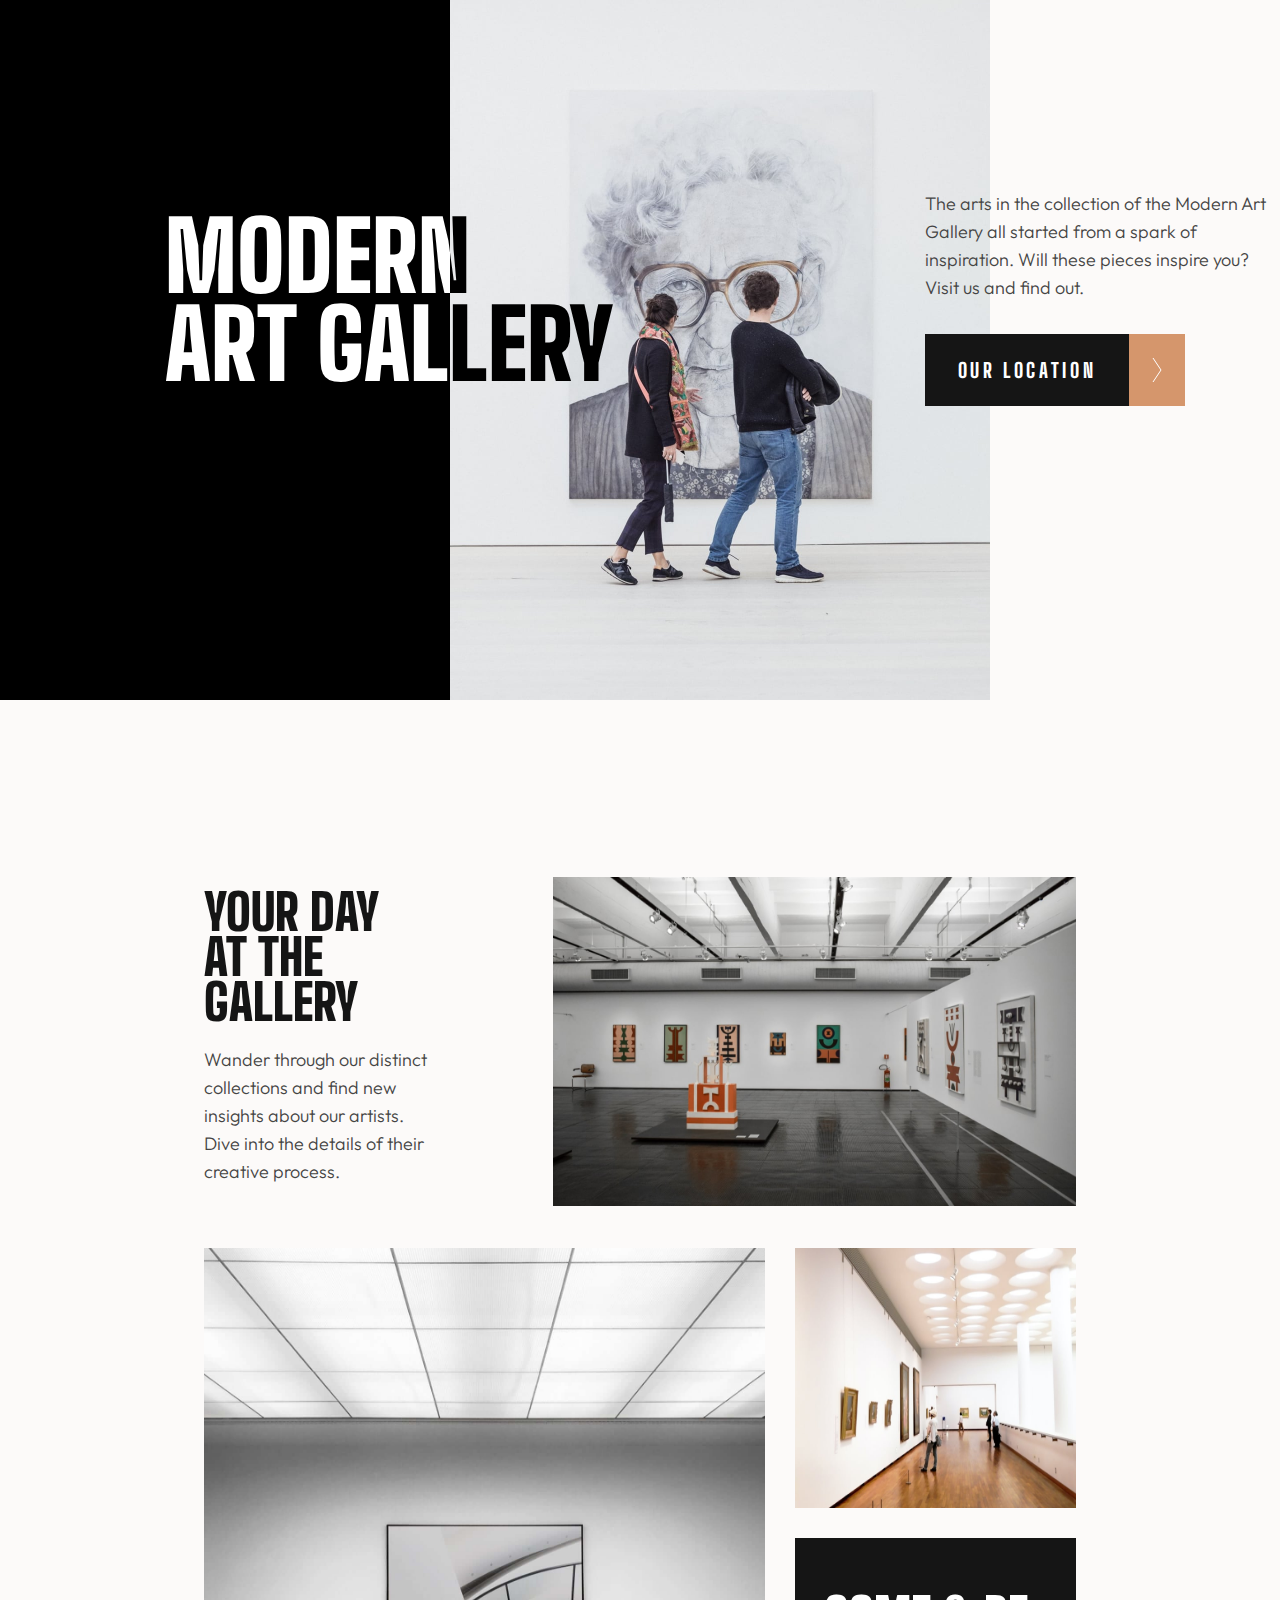
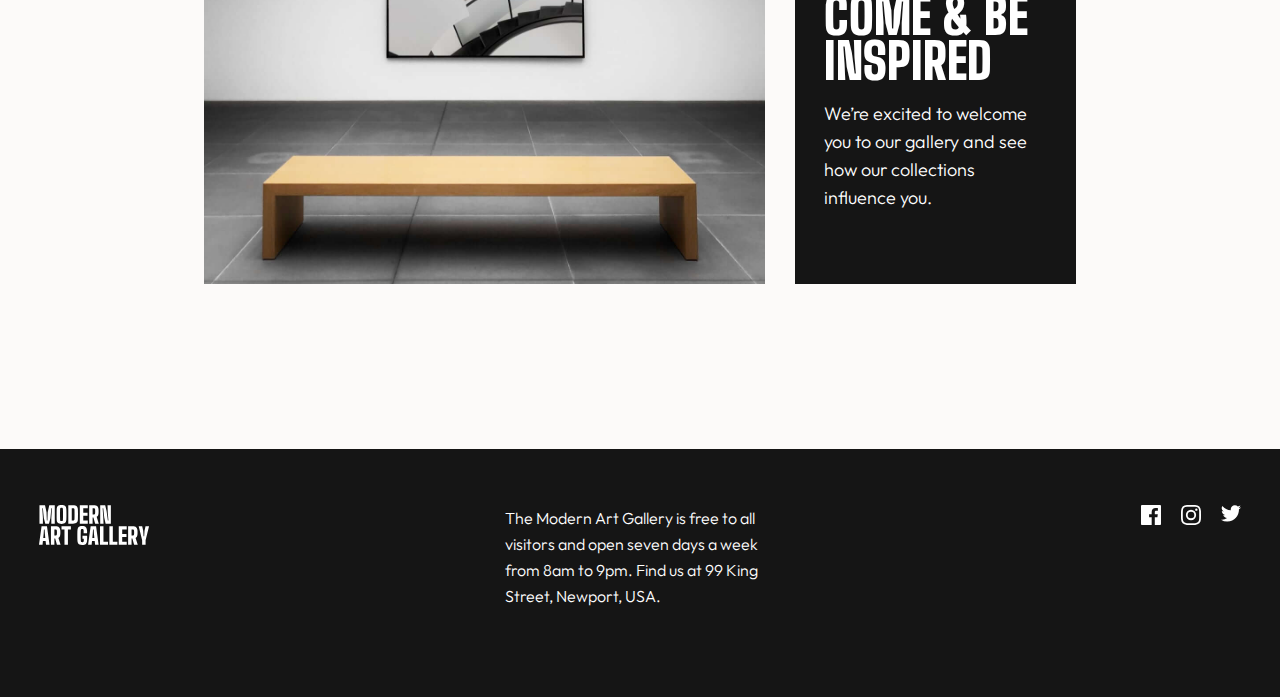
<file: index.html>
<!DOCTYPE html>
<html lang="en">
<head>
    <meta charset="UTF-8">
    <meta http-equiv="X-UA-Compatible" content="IE=edge">
    <meta name="viewport" content="width=device-width, initial-scale=1.0">
    <title>art-gallery-website</title>
    <link rel="stylesheet" href="./reset.css">
    <link rel="stylesheet" href="./styles.css">
    <link rel="preconnect" href="https://fonts.googleapis.com">
    <link rel="preconnect" href="https://fonts.gstatic.com" crossorigin>
    <link href="https://fonts.googleapis.com/css2?family=Big+Shoulders+Display:wght@100;200;300;400;500;600;700;800;900&family=Outfit:wght@100;200;300;400;500;600;700;800;900&display=swap" rel="stylesheet">
</head>
<body>
    <header>
        <div class="header">
            <div class="background">

            </div>
            <div class="text">
                modern <br> art gallery
            </div>
        </div>
        <div class="header2">
            <p class="description">
                The arts in the collection of the Modern 
                Art Gallery all started from a spark of 
                inspiration. Will these pieces inspire you? 
                Visit us and find out. 
            </p>
            <a href="./location.html">
                <div class="location">
                    <h2>our location</h2>
                    <div class="arrow-div">
                        <svg width="10" height="24" xmlns="http://www.w3.org/2000/svg"><path stroke="#FFF" fill="none" d="m1 0 8 12-8 12"/></svg>
                    </div>
                </div>
            </a>
        </div>
    </header>
    <main>
        <div class="main-div">
            <img class="grid1-mobile" src="./art-gallery-website/art-gallery-website/starter-code/assets/mobile/image-grid-1@2x.jpg" alt="image-grid">
            <img class="grid1-tablet" src="./art-gallery-website/art-gallery-website/starter-code/assets/tablet/image-grid-1@2x.jpg" alt="">
            <img class="grid1-desktop" src="art-gallery-website/art-gallery-website/starter-code/assets/desktop/image-grid-1@2x.jpg" alt="">
            <div class="main-txt-div">
                <h1 class="main-txt">
                    Your Day at the Gallery
                </h1>
                <p>
                    Wander through our distinct collections 
                    and find new insights about our artists. 
                    Dive into the details of their creative process.
                </p>
            </div>
        </div>
        <div class="second-div">
            <img class="grid2-mobile" src="./art-gallery-website/art-gallery-website/starter-code/assets/mobile/image-grid-2@2x.jpg" alt="">
            <img class="grid2-tablet" src="./art-gallery-website/art-gallery-website/starter-code/assets/tablet/image-grid-2@2x.jpg" alt="">
            <img class="grid2-desktop" src="./art-gallery-website/art-gallery-website/starter-code/assets/desktop/image-grid-2@2x.jpg" alt="">
            <img class="grid3-mobile" src="./art-gallery-website/art-gallery-website/starter-code/assets/mobile/image-grid-3@2x.jpg" alt="">
            <img class="grid3-tablet" src="./art-gallery-website/art-gallery-website/starter-code/assets/tablet/image-grid-3@2x.jpg" alt="">
            <img class="grid3-desktop" src="./art-gallery-website/art-gallery-website/starter-code/assets/desktop/image-grid-3@2x.jpg" alt="">            
            <div class="last-div grid4">
                <h1>
                    come & be inspired  
                </h1>
                <p>
                    We’re excited to welcome you to our gallery  
                    and see how our collections influence you.
                </p>
            </div>
        </div>
    </main>
    <footer>
        <svg class="footer-svg" width="111" height="40" xmlns="http://www.w3.org/2000/svg"><path d="M3.916 18.656V12.99L3.27 3.27h.598l.99 9.95 1.406 5.436h3.708l1.428-5.435.968-9.95h.621l-.668 9.72v5.665h3.455V.23H10.25L8.706 7.21l-.276 8.406H7.83l-.3-8.407L6.012.23H.462v18.426h3.455Zm18.61.23c1.689 0 2.902-.356 3.64-1.07.736-.714 1.135-1.9 1.197-3.559.061-1.505.092-3.105.092-4.802 0-1.697-.03-3.313-.092-4.848-.062-1.643-.46-2.822-1.198-3.536C25.428.357 24.215 0 22.525 0c-1.688 0-2.913.357-3.673 1.071-.76.714-1.155 1.893-1.186 3.536a237.22 237.22 0 0 0-.046 4.825v.365c.002 1.576.018 3.063.046 4.46.03 1.659.426 2.845 1.186 3.559s1.985 1.07 3.674 1.07Zm0-2.81c-.906 0-1.374-.39-1.405-1.174-.03-.783-.054-1.643-.07-2.58a176.449 176.449 0 0 1 0-5.78c.016-.937.04-1.797.07-2.58.03-.768.499-1.152 1.405-1.152.89 0 1.351.384 1.382 1.152.03.783.057 1.643.08 2.58a117.65 117.65 0 0 1 0 5.78c-.023.937-.05 1.797-.08 2.58-.03.783-.491 1.175-1.382 1.175Zm11.447 2.58c1.735 0 2.987-.368 3.754-1.105.768-.737 1.167-1.95 1.198-3.64.03-1.074.05-2.091.058-3.051.007-.96.007-1.92 0-2.88-.008-.959-.027-1.968-.058-3.028-.03-1.689-.43-2.898-1.198-3.628C36.96.595 35.708.23 33.973.23h-4.675v18.426h4.675Zm0-3.04h-1.22V3.271h1.22c.967 0 1.467.422 1.497 1.266.092 3.256.092 6.519 0 9.79-.03.86-.53 1.29-1.497 1.29Zm14.81 3.04v-3.04H44.27v-4.814h4.284v-3.04h-4.284V3.271h4.514V.23h-7.97v18.425h7.97Zm4.837 0v-6.218h.783l1.75 6.218h3.663l-2.165-6.794a3.199 3.199 0 0 0 1.405-1.463c.307-.637.476-1.455.506-2.453.016-.43.027-.806.035-1.128.008-.323.008-.645 0-.968a96.42 96.42 0 0 0-.035-1.128c-.061-1.597-.472-2.745-1.232-3.444C57.57.58 56.33.23 54.61.23h-4.445v18.426h3.455Zm.99-9.259h-.99V3.271h.99c.952 0 1.451.422 1.497 1.266a28.055 28.055 0 0 1 0 3.594c-.046.844-.545 1.266-1.497 1.266Zm9.927 9.26-.299-7.072-.599-8.337h.645l.944 9.374 1.382 6.034h5.252V.23h-3.34l.276 7.9.645 7.486h-.598l-1.267-9.512L66.196.23h-4.998v18.426h3.34ZM3.547 39.77l.392-3.847H6.61l.392 3.847h3.547L7.992 21.344H2.557L0 39.77h3.547Zm2.74-6.887H4.262l.415-4.077.276-4.422h.645l.276 4.422.415 4.077Zm9.099 6.887v-6.22h.783l1.75 6.22h3.663l-2.165-6.795a3.199 3.199 0 0 0 1.404-1.463c.308-.637.477-1.454.507-2.452.016-.43.027-.807.035-1.13.007-.322.007-.644 0-.966-.008-.323-.02-.7-.035-1.13-.061-1.596-.472-2.744-1.232-3.442-.76-.7-2-1.048-3.72-1.048h-4.445V39.77h3.455Zm.99-9.26h-.99v-6.126h.99c.952 0 1.451.422 1.497 1.267a28.055 28.055 0 0 1 0 3.593c-.046.844-.545 1.267-1.497 1.267Zm12.553 9.26V24.384h2.948v-3.04h-9.374v3.04h2.971V39.77h3.455Zm14.326.23c1.643 0 2.841-.357 3.593-1.071.753-.714 1.167-1.9 1.244-3.559.03-.706.05-1.474.058-2.303.007-.829-.004-1.597-.035-2.303h-4.63v2.994h1.267a16.197 16.197 0 0 1 0 2.257c-.03.384-.176.676-.437.876-.261.2-.614.299-1.06.299-.89 0-1.359-.392-1.405-1.175a90.954 90.954 0 0 1-.126-3.535 107.71 107.71 0 0 1 0-3.858c.023-1.29.065-2.472.126-3.547.046-.768.515-1.152 1.405-1.152.845 0 1.29.384 1.336 1.152.03.43.046.96.046 1.59 0 .629-.015 1.158-.046 1.588h3.455c.03-.353.046-.775.046-1.266 0-.492-.015-.914-.046-1.267-.107-1.643-.53-2.822-1.267-3.536-.737-.714-1.911-1.07-3.524-1.07-1.136 0-2.053.157-2.752.471a3.032 3.032 0 0 0-1.543 1.532c-.33.706-.519 1.643-.565 2.81-.015.614-.03 1.328-.046 2.142a135.078 135.078 0 0 0 0 5.102c.016.821.031 1.555.046 2.2.046 1.105.23 1.996.553 2.671a3.01 3.01 0 0 0 1.532 1.486c.699.315 1.624.472 2.775.472Zm9.375-.23.391-3.847h2.672l.391 3.847h3.547l-2.556-18.426h-5.436L49.083 39.77h3.547Zm2.74-6.887h-2.026l.414-4.077.277-4.422h.644l.277 4.422.414 4.077Zm13.636 6.887v-3.04h-4.538V21.343h-3.455V39.77h7.993Zm9.374 0v-3.04h-4.537V21.343h-3.455V39.77h7.992Zm9.351 0v-3.04h-4.514v-4.814H87.5v-3.04h-4.284v-4.492h4.514v-3.04h-7.969V39.77h7.97Zm4.837 0v-6.22h.783l1.75 6.22h3.663l-2.165-6.795a3.199 3.199 0 0 0 1.405-1.463c.307-.637.476-1.454.507-2.452.015-.43.026-.807.034-1.13.008-.322.008-.644 0-.966a96.42 96.42 0 0 0-.034-1.13c-.062-1.596-.473-2.744-1.233-3.442-.76-.7-2-1.048-3.72-1.048h-4.445V39.77h3.455Zm.99-9.26h-.99v-6.126h.99c.953 0 1.452.422 1.498 1.267a28.055 28.055 0 0 1 0 3.593c-.046.844-.545 1.267-1.497 1.267Zm13.037 9.26v-4.4l.253-1.06 3.202-12.966h-3.524l-.99 4.468-.346 5.413h-.645l-.345-5.413-.99-4.468h-3.525l3.202 12.99.253 1.036v4.4h3.455Z" fill="#FFF"/></svg>
        <p>
            The Modern Art Gallery is free to all visitors 
            and open seven days a week from 8am to 9pm. Find 
            us at 99 King Street, Newport, USA.
        </p>
        <div class="icon-container">
            <svg id="facebook" width="20" height="20" xmlns="http://www.w3.org/2000/svg"><path d="M18.896 0H1.104C.494 0 0 .494 0 1.104v17.793C0 19.506.494 20 1.104 20h9.58v-7.745H8.076V9.237h2.606V7.01c0-2.583 1.578-3.99 3.883-3.99 1.104 0 2.052.082 2.329.119v2.7h-1.598c-1.254 0-1.496.597-1.496 1.47v1.928h2.989l-.39 3.018h-2.6V20h5.098c.608 0 1.102-.494 1.102-1.104V1.104C20 .494 19.506 0 18.896 0Z" fill="#FFF"/></svg>
            <svg id="instagram" width="20" height="20" xmlns="http://www.w3.org/2000/svg"><path d="M10 1.802c2.67 0 2.987.01 4.042.059 2.71.123 3.975 1.409 4.099 4.099.048 1.054.057 1.37.057 4.04 0 2.672-.01 2.988-.057 4.042-.124 2.687-1.387 3.975-4.1 4.099-1.054.048-1.37.058-4.041.058-2.67 0-2.987-.01-4.04-.058-2.718-.124-3.977-1.416-4.1-4.1-.048-1.054-.058-1.37-.058-4.041 0-2.67.01-2.986.058-4.04.124-2.69 1.387-3.977 4.1-4.1 1.054-.048 1.37-.058 4.04-.058ZM10 0C7.284 0 6.944.012 5.877.06 2.246.227.227 2.242.061 5.877.01 6.944 0 7.284 0 10s.012 3.057.06 4.123c.167 3.632 2.182 5.65 5.817 5.817 1.067.048 1.407.06 4.123.06s3.057-.012 4.123-.06c3.629-.167 5.652-2.182 5.816-5.817.05-1.066.061-1.407.061-4.123s-.012-3.056-.06-4.122C19.777 2.249 17.76.228 14.124.06 13.057.01 12.716 0 10 0Zm0 4.865a5.135 5.135 0 1 0 0 10.27 5.135 5.135 0 0 0 0-10.27Zm0 8.468a3.333 3.333 0 1 1 0-6.666 3.333 3.333 0 0 1 0 6.666Zm5.338-9.87a1.2 1.2 0 1 0 0 2.4 1.2 1.2 0 0 0 0-2.4Z" fill="#FFF"/></svg>
            <svg id="tweeter" width="20" height="17" xmlns="http://www.w3.org/2000/svg"><path d="M20 2.172a8.192 8.192 0 0 1-2.357.646 4.11 4.11 0 0 0 1.805-2.27 8.22 8.22 0 0 1-2.606.996A4.096 4.096 0 0 0 13.847.248c-2.65 0-4.596 2.472-3.998 5.037A11.648 11.648 0 0 1 1.392 1a4.109 4.109 0 0 0 1.27 5.478 4.086 4.086 0 0 1-1.858-.513c-.045 1.9 1.318 3.679 3.291 4.075a4.113 4.113 0 0 1-1.853.07 4.106 4.106 0 0 0 3.833 2.849A8.25 8.25 0 0 1 0 14.658a11.616 11.616 0 0 0 6.29 1.843c7.618 0 11.923-6.434 11.663-12.205A8.354 8.354 0 0 0 20 2.172Z" fill="#FFF"/></svg>
        </div>
    </footer>
</body>
</html>
</file>
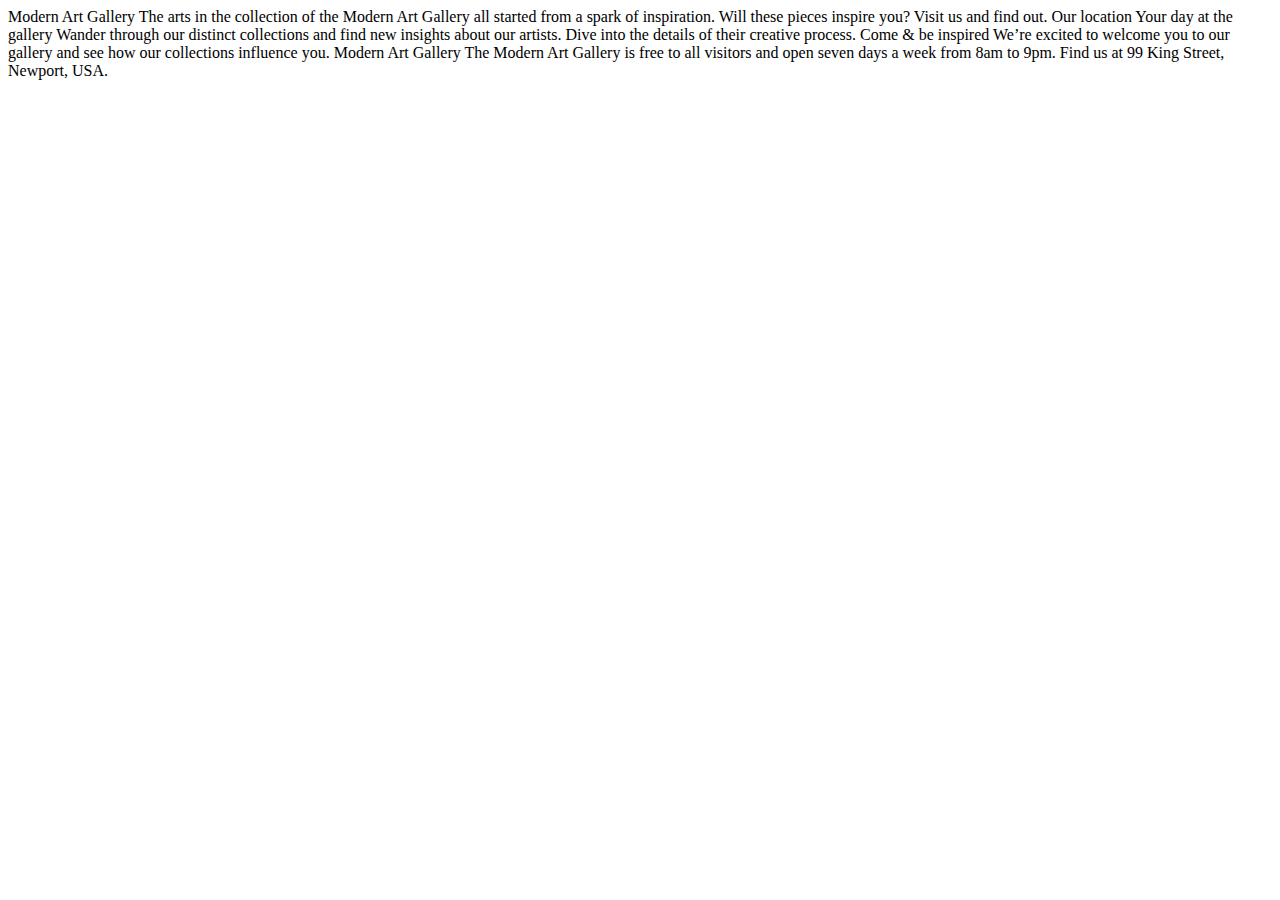
<file: art-gallery-website/art-gallery-website/starter-code/index.html>
<!DOCTYPE html>
<html lang="en">
<head>
  <meta charset="UTF-8">
  <meta name="viewport" content="width=device-width, initial-scale=1.0">

  <link rel="icon" type="image/png" sizes="32x32" href="./assets/favicon-32x32.png">
  
  <title>Frontend Mentor | Art gallery website</title>
</head>
<body>

  Modern Art Gallery

  The arts in the collection of the Modern Art Gallery all started 
  from a spark of inspiration. Will these pieces inspire you? Visit 
  us and find out.

  Our location

  Your day at the gallery

  Wander through our distinct collections and find new insights about 
  our artists. Dive into the details of their creative process.

  Come &amp; be inspired

  We’re excited to welcome you to our gallery and see how our collections 
  influence you.

  Modern Art Gallery

  The Modern Art Gallery is free to all visitors and open seven days a week 
  from 8am to 9pm. Find us at 99 King Street, Newport, USA.
</body>
</html>
</file>
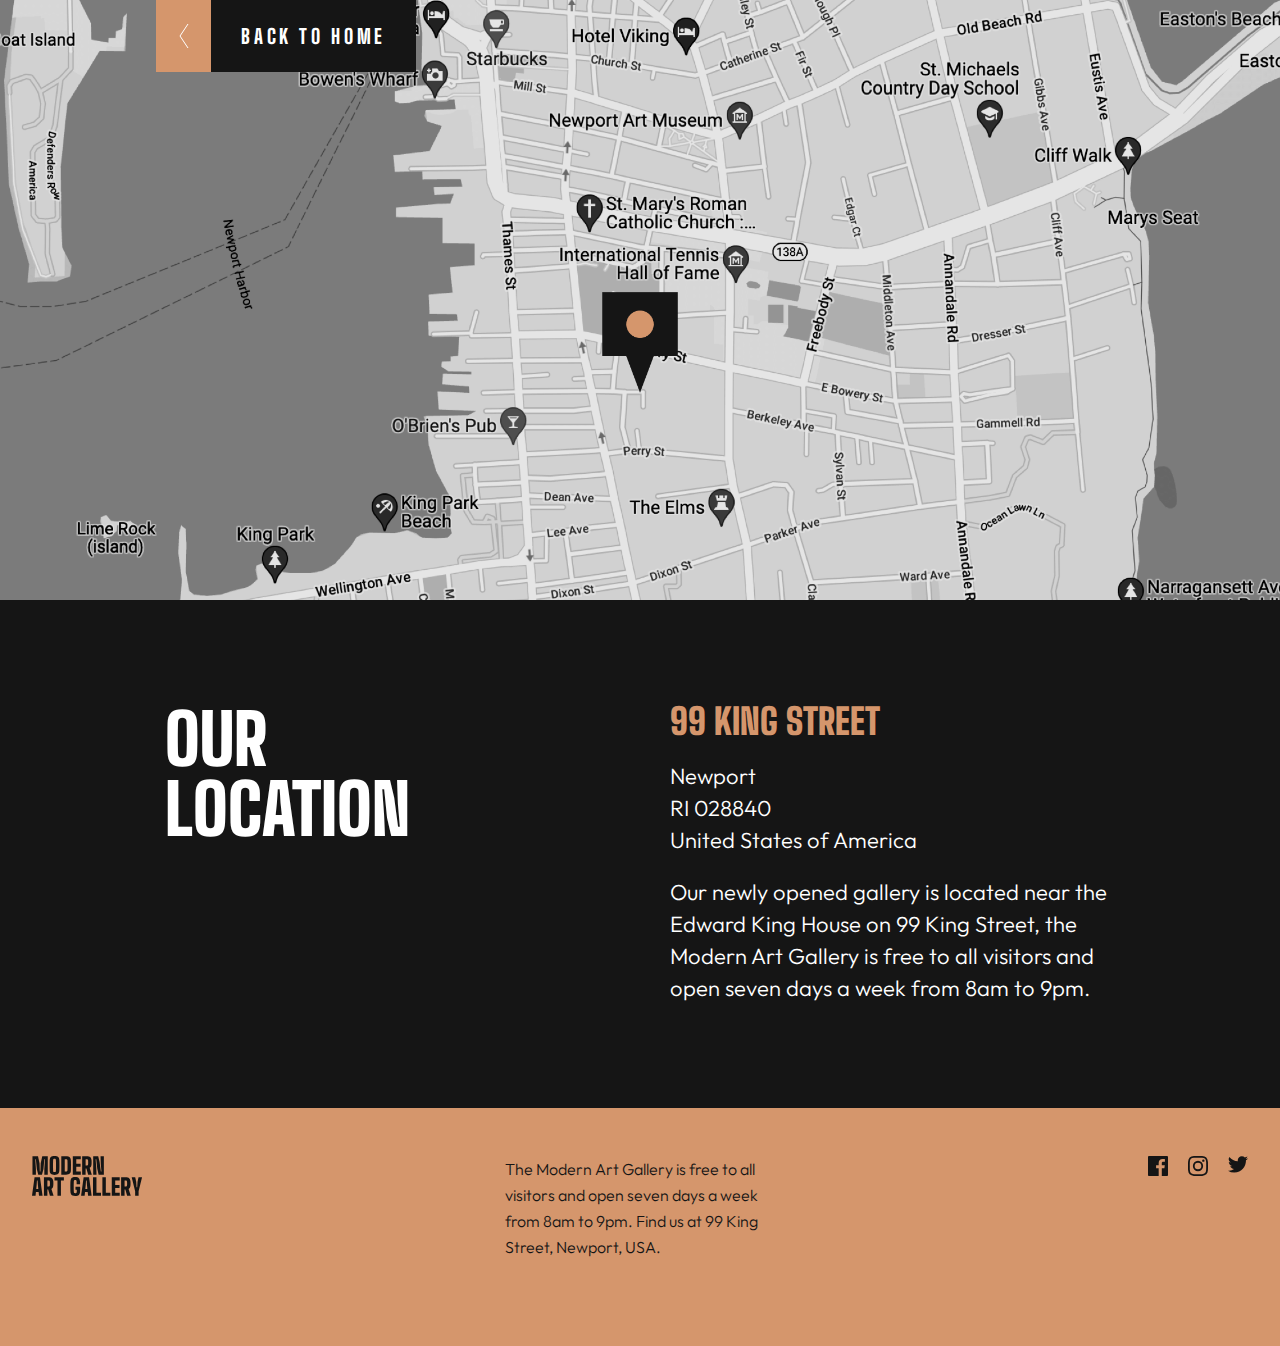
<file: location.html>
<!DOCTYPE html>
<html lang="en">
<head>
    <meta charset="UTF-8">
    <meta http-equiv="X-UA-Compatible" content="IE=edge">
    <meta name="viewport" content="width=device-width, initial-scale=1.0">
    <title>location/art-gallery-website</title>
    <link rel="stylesheet" href="./reset.css">
    <link rel="stylesheet" href="./location-styles.css">
    <link rel="preconnect" href="https://fonts.googleapis.com">
    <link rel="preconnect" href="https://fonts.gstatic.com" crossorigin>
    <link href="https://fonts.googleapis.com/css2?family=Big+Shoulders+Display:wght@100;200;300;400;500;600;700;800;900&family=Outfit:wght@100;200;300;400;500;600;700;800;900&display=swap" rel="stylesheet">

</head>
<body>
    <header>
        <a href="./index.html">
            <div class="back-home">
               <div class="arrow-div">
                <svg width="10" height="24" xmlns="http://www.w3.org/2000/svg"><path stroke="#FFF" fill="none" d="M9 24 1 12 9 0"/></svg>
            </div>
            <h2>back to home</h2> 
            </div>
        </a>
    </header>
    <main>
        <h1>our location</h1>
        <div>
            <h3>99 king street</h3>
            <p>Newport</p>
            <p>RI 028840</p>
            <p id="usa">United States of America</p>
            <p>
                Our newly opened gallery is located near the Edward
                King House on 99 King Street, the Modern Art Gallery
                is free to all visitors and open seven days a week 
                from 8am to 9pm.
            </p> 
        </div>
    </main>
    <footer>
        <svg id="footer-svg" width="111" height="40" xmlns="http://www.w3.org/2000/svg"><path d="M3.916 18.656V12.99L3.27 3.27h.598l.99 9.95 1.406 5.436h3.708l1.428-5.435.968-9.95h.621l-.668 9.72v5.665h3.455V.23H10.25L8.706 7.21l-.276 8.406H7.83l-.3-8.407L6.012.23H.462v18.426h3.455Zm18.61.23c1.689 0 2.902-.356 3.64-1.07.736-.714 1.135-1.9 1.197-3.559.061-1.505.092-3.105.092-4.802 0-1.697-.03-3.313-.092-4.848-.062-1.643-.46-2.822-1.198-3.536C25.428.357 24.215 0 22.525 0c-1.688 0-2.913.357-3.673 1.071-.76.714-1.155 1.893-1.186 3.536a237.22 237.22 0 0 0-.046 4.825v.365c.002 1.576.018 3.063.046 4.46.03 1.659.426 2.845 1.186 3.559s1.985 1.07 3.674 1.07Zm0-2.81c-.906 0-1.374-.39-1.405-1.174-.03-.783-.054-1.643-.07-2.58a176.449 176.449 0 0 1 0-5.78c.016-.937.04-1.797.07-2.58.03-.768.499-1.152 1.405-1.152.89 0 1.351.384 1.382 1.152.03.783.057 1.643.08 2.58a117.65 117.65 0 0 1 0 5.78c-.023.937-.05 1.797-.08 2.58-.03.783-.491 1.175-1.382 1.175Zm11.447 2.58c1.735 0 2.987-.368 3.754-1.105.768-.737 1.167-1.95 1.198-3.64.03-1.074.05-2.091.058-3.051.007-.96.007-1.92 0-2.88-.008-.959-.027-1.968-.058-3.028-.03-1.689-.43-2.898-1.198-3.628C36.96.595 35.708.23 33.973.23h-4.675v18.426h4.675Zm0-3.04h-1.22V3.271h1.22c.967 0 1.467.422 1.497 1.266.092 3.256.092 6.519 0 9.79-.03.86-.53 1.29-1.497 1.29Zm14.81 3.04v-3.04H44.27v-4.814h4.284v-3.04h-4.284V3.271h4.514V.23h-7.97v18.425h7.97Zm4.837 0v-6.218h.783l1.75 6.218h3.663l-2.165-6.794a3.199 3.199 0 0 0 1.405-1.463c.307-.637.476-1.455.506-2.453.016-.43.027-.806.035-1.128.008-.323.008-.645 0-.968a96.42 96.42 0 0 0-.035-1.128c-.061-1.597-.472-2.745-1.232-3.444C57.57.58 56.33.23 54.61.23h-4.445v18.426h3.455Zm.99-9.259h-.99V3.271h.99c.952 0 1.451.422 1.497 1.266a28.055 28.055 0 0 1 0 3.594c-.046.844-.545 1.266-1.497 1.266Zm9.927 9.26-.299-7.072-.599-8.337h.645l.944 9.374 1.382 6.034h5.252V.23h-3.34l.276 7.9.645 7.486h-.598l-1.267-9.512L66.196.23h-4.998v18.426h3.34ZM3.547 39.77l.392-3.847H6.61l.392 3.847h3.547L7.992 21.344H2.557L0 39.77h3.547Zm2.74-6.887H4.262l.415-4.077.276-4.422h.645l.276 4.422.415 4.077Zm9.099 6.887v-6.22h.783l1.75 6.22h3.663l-2.165-6.795a3.199 3.199 0 0 0 1.404-1.463c.308-.637.477-1.454.507-2.452.016-.43.027-.807.035-1.13.007-.322.007-.644 0-.966-.008-.323-.02-.7-.035-1.13-.061-1.596-.472-2.744-1.232-3.442-.76-.7-2-1.048-3.72-1.048h-4.445V39.77h3.455Zm.99-9.26h-.99v-6.126h.99c.952 0 1.451.422 1.497 1.267a28.055 28.055 0 0 1 0 3.593c-.046.844-.545 1.267-1.497 1.267Zm12.553 9.26V24.384h2.948v-3.04h-9.374v3.04h2.971V39.77h3.455Zm14.326.23c1.643 0 2.841-.357 3.593-1.071.753-.714 1.167-1.9 1.244-3.559.03-.706.05-1.474.058-2.303.007-.829-.004-1.597-.035-2.303h-4.63v2.994h1.267a16.197 16.197 0 0 1 0 2.257c-.03.384-.176.676-.437.876-.261.2-.614.299-1.06.299-.89 0-1.359-.392-1.405-1.175a90.954 90.954 0 0 1-.126-3.535 107.71 107.71 0 0 1 0-3.858c.023-1.29.065-2.472.126-3.547.046-.768.515-1.152 1.405-1.152.845 0 1.29.384 1.336 1.152.03.43.046.96.046 1.59 0 .629-.015 1.158-.046 1.588h3.455c.03-.353.046-.775.046-1.266 0-.492-.015-.914-.046-1.267-.107-1.643-.53-2.822-1.267-3.536-.737-.714-1.911-1.07-3.524-1.07-1.136 0-2.053.157-2.752.471a3.032 3.032 0 0 0-1.543 1.532c-.33.706-.519 1.643-.565 2.81-.015.614-.03 1.328-.046 2.142a135.078 135.078 0 0 0 0 5.102c.016.821.031 1.555.046 2.2.046 1.105.23 1.996.553 2.671a3.01 3.01 0 0 0 1.532 1.486c.699.315 1.624.472 2.775.472Zm9.375-.23.391-3.847h2.672l.391 3.847h3.547l-2.556-18.426h-5.436L49.083 39.77h3.547Zm2.74-6.887h-2.026l.414-4.077.277-4.422h.644l.277 4.422.414 4.077Zm13.636 6.887v-3.04h-4.538V21.343h-3.455V39.77h7.993Zm9.374 0v-3.04h-4.537V21.343h-3.455V39.77h7.992Zm9.351 0v-3.04h-4.514v-4.814H87.5v-3.04h-4.284v-4.492h4.514v-3.04h-7.969V39.77h7.97Zm4.837 0v-6.22h.783l1.75 6.22h3.663l-2.165-6.795a3.199 3.199 0 0 0 1.405-1.463c.307-.637.476-1.454.507-2.452.015-.43.026-.807.034-1.13.008-.322.008-.644 0-.966a96.42 96.42 0 0 0-.034-1.13c-.062-1.596-.473-2.744-1.233-3.442-.76-.7-2-1.048-3.72-1.048h-4.445V39.77h3.455Zm.99-9.26h-.99v-6.126h.99c.953 0 1.452.422 1.498 1.267a28.055 28.055 0 0 1 0 3.593c-.046.844-.545 1.267-1.497 1.267Zm13.037 9.26v-4.4l.253-1.06 3.202-12.966h-3.524l-.99 4.468-.346 5.413h-.645l-.345-5.413-.99-4.468h-3.525l3.202 12.99.253 1.036v4.4h3.455Z" fill="#151515"/></svg>
        <p class="description">
            The Modern Art Gallery is free to all visitors and 
            open seven days a week from 8am to 9pm. Find us 
            at 99 King Street, Newport, USA.
        </p>
        <div class="icon-container">
            <svg width="20" height="20" xmlns="http://www.w3.org/2000/svg"><path d="M18.896 0H1.104C.494 0 0 .494 0 1.104v17.793C0 19.506.494 20 1.104 20h9.58v-7.745H8.076V9.237h2.606V7.01c0-2.583 1.578-3.99 3.883-3.99 1.104 0 2.052.082 2.329.119v2.7h-1.598c-1.254 0-1.496.597-1.496 1.47v1.928h2.989l-.39 3.018h-2.6V20h5.098c.608 0 1.102-.494 1.102-1.104V1.104C20 .494 19.506 0 18.896 0Z" fill="#151515"/></svg>
            <svg width="20" height="20" xmlns="http://www.w3.org/2000/svg"><path d="M10 1.802c2.67 0 2.987.01 4.042.059 2.71.123 3.975 1.409 4.099 4.099.048 1.054.057 1.37.057 4.04 0 2.672-.01 2.988-.057 4.042-.124 2.687-1.387 3.975-4.1 4.099-1.054.048-1.37.058-4.041.058-2.67 0-2.987-.01-4.04-.058-2.718-.124-3.977-1.416-4.1-4.1-.048-1.054-.058-1.37-.058-4.041 0-2.67.01-2.986.058-4.04.124-2.69 1.387-3.977 4.1-4.1 1.054-.048 1.37-.058 4.04-.058ZM10 0C7.284 0 6.944.012 5.877.06 2.246.227.227 2.242.061 5.877.01 6.944 0 7.284 0 10s.012 3.057.06 4.123c.167 3.632 2.182 5.65 5.817 5.817 1.067.048 1.407.06 4.123.06s3.057-.012 4.123-.06c3.629-.167 5.652-2.182 5.816-5.817.05-1.066.061-1.407.061-4.123s-.012-3.056-.06-4.122C19.777 2.249 17.76.228 14.124.06 13.057.01 12.716 0 10 0Zm0 4.865a5.135 5.135 0 1 0 0 10.27 5.135 5.135 0 0 0 0-10.27Zm0 8.468a3.333 3.333 0 1 1 0-6.666 3.333 3.333 0 0 1 0 6.666Zm5.338-9.87a1.2 1.2 0 1 0 0 2.4 1.2 1.2 0 0 0 0-2.4Z" fill="#151515"/></svg>
            <svg width="20" height="17" xmlns="http://www.w3.org/2000/svg"><path d="M20 2.172a8.192 8.192 0 0 1-2.357.646 4.11 4.11 0 0 0 1.805-2.27 8.22 8.22 0 0 1-2.606.996A4.096 4.096 0 0 0 13.847.248c-2.65 0-4.596 2.472-3.998 5.037A11.648 11.648 0 0 1 1.392 1a4.109 4.109 0 0 0 1.27 5.478 4.086 4.086 0 0 1-1.858-.513c-.045 1.9 1.318 3.679 3.291 4.075a4.113 4.113 0 0 1-1.853.07 4.106 4.106 0 0 0 3.833 2.849A8.25 8.25 0 0 1 0 14.658a11.616 11.616 0 0 0 6.29 1.843c7.618 0 11.923-6.434 11.663-12.205A8.354 8.354 0 0 0 20 2.172Z" fill="#151515"/></svg>
        </div>
    </footer>
</body>
</html>
</file>
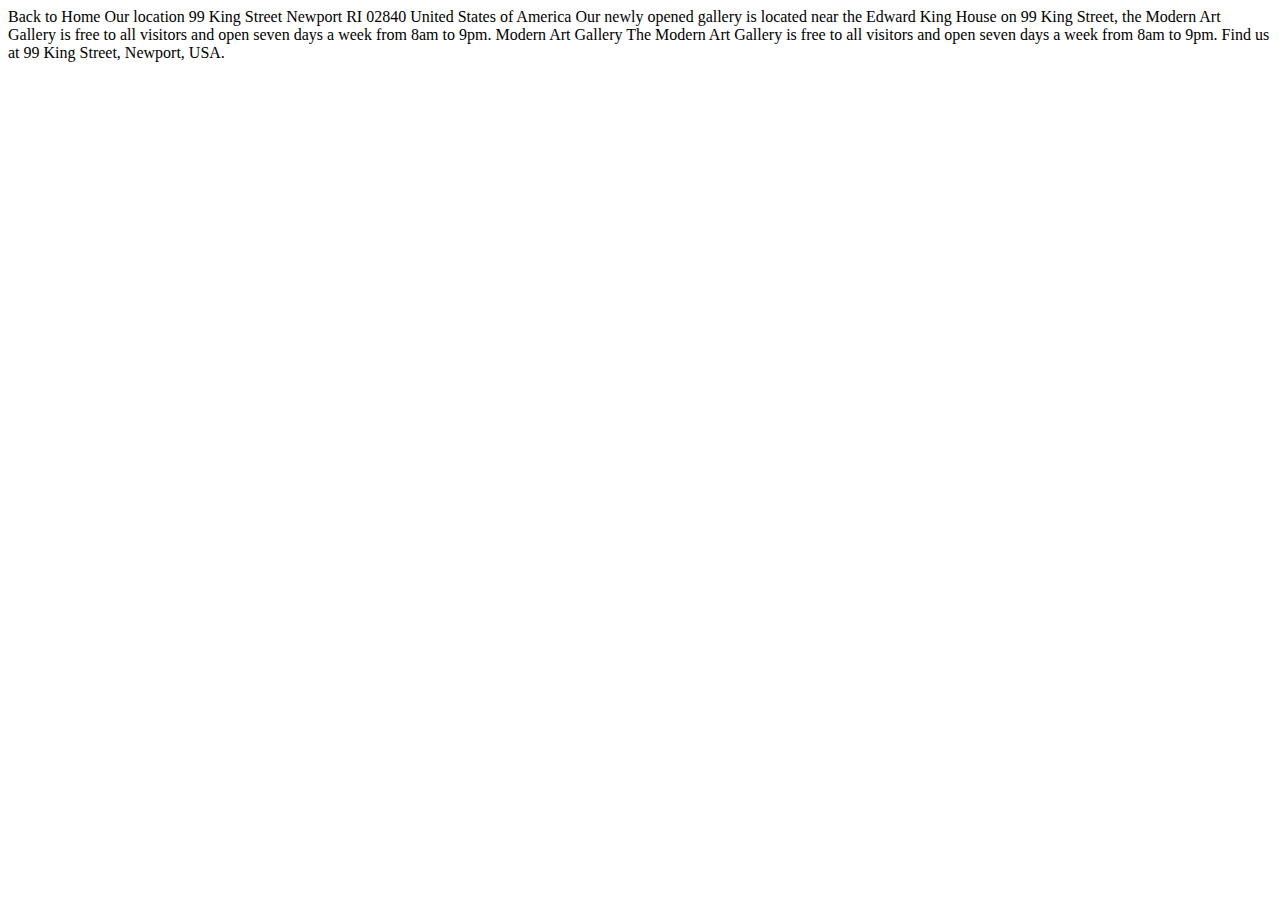
<file: art-gallery-website/art-gallery-website/starter-code/location.html>
<!DOCTYPE html>
<html lang="en">
<head>
  <meta charset="UTF-8">
  <meta name="viewport" content="width=device-width, initial-scale=1.0">

  <link rel="icon" type="image/png" sizes="32x32" href="./assets/favicon-32x32.png">
  
  <title>Frontend Mentor | Art gallery website</title>
</head>
<body>

  Back to Home

  Our location

  99 King Street
  Newport
  RI 02840
  United States of America

  Our newly opened gallery is located near the Edward King House on 99 King 
  Street, the Modern Art Gallery is free to all visitors and open seven days 
  a week from 8am to 9pm.

  Modern Art Gallery

  The Modern Art Gallery is free to all visitors and open seven days a week 
  from 8am to 9pm. Find us at 99 King Street, Newport, USA.

</body>
</html>
</file>
<file: styles.css>
body{
    background-color: #FCFAF9;
    font-family: 'Big Shoulders Display', cursive;
    width: 100%;
    background-image: url("./art-gallery-website/art-gallery-website/starter-code/assets/mobile/image-hero.jpg");
    background-size: contain;
    background-repeat: no-repeat;
}

header{
    margin-top: 272px;
    padding: 0 16px;
}

main{
    display: flex;
    justify-content: center;
    flex-direction: column;
    align-items: center;
    padding: 0 16px;
}

footer{
    background-color: #151515;
    padding: 32px;
}



/* text */

.text{
    font-size: 60px;
    line-height: 55px;
    font-weight: 900;
    text-transform: uppercase;
    margin-bottom: 32px;
}

.location{
    width: 260px;
    height: 72px;
    background-color:#151515;
    display: flex;
    justify-content: space-between;
    align-items: center;
    text-align: center;
}

.arrow-div{
    width: 56px;
    height: 72px;
    background-color: #D5966C;
    display: flex;
    justify-content: center;
    align-items: center;
}

p{
    color: #444444;
    font-weight: 300;
    font-size: 18px;
    line-height: 28px;
    margin-bottom: 32px;
    font-family: 'Outfit', sans-serif;
}

h2{
    color: white;
    font-weight: 800;
    font-size: 20px;

    line-height: 24px;
    letter-spacing: 3.64px;
    text-transform: uppercase;
    height: 24px;
    width: 204px;
}

.main-txt{
    margin: 25px 0 21px 0;
    color: #151515;
    font-size: 50px;
    line-height: 45px;
    text-transform: uppercase;
    font-weight: 900;
}

.last-div h1{
    color: white;
    font-size: 50px;
    font-weight: 900;
    line-height: 45px;
    text-transform: uppercase;
}

.last-div p{
    color: #ffffff;
    font-weight: 300;
    font-size: 18px;
    line-height: 28px;
    margin-bottom: 32px;
    font-family: 'Outfit', sans-serif;
    width: 100%;
    margin-top: 24px;
}

footer p{
    color: white;
    font-weight: 300;
    font-size: 16px;
    line-height: 26px;
    font-family: 'Outfit', sans-serif;
}

/* div */

.last-div{
    background-color: #151515;
    width: 100%;
    max-width: 295px;
    height: 197px;
    padding: 48px 24px;
    margin-bottom: 120px;
}

.icon-container{
    display: flex;
    gap: 20px;
}

.main-div{
    display: flex;
    flex-direction: column;
    align-items: center;
}

.second-div{
    display: flex;
    flex-direction: column;
    align-items: center;
}

/* image */

.grid1-mobile{
    width: 343px;
    margin-top: 120px;
}

.grid2-mobile{
    width: 343px;
    margin-bottom: 16px;
}

.grid3-mobile{
    width: 343px;
    margin-bottom: 16px;
}

.grid1-tablet, 
.grid1-desktop, 
.grid2-desktop,
.grid2-tablet, 
.grid3-desktop, 
.grid3-tablet{
    display: none;
}

.footer-svg{
    width: 110px;
    height: 40px;
    margin-bottom: 38px;
}

a, a:hover, 
a:active, 
a:visited, 
a:link {
    text-decoration: none;
}

    /* tablet version */

@media (min-width: 720px){
    body{
        background-image: url('art-gallery-website/art-gallery-website/starter-code/assets/tablet/image-hero@2x.jpg');
        background-size: 437px auto;
    }
 
    header{
        background-image: url("art-gallery-website/art-gallery-website/starter-code/assets/tablet/image-hero@2x.jpg");
        background-size: 437px 700px;
        background-repeat: no-repeat;
        height: 700px;
        display: flex;
        justify-content: center;
        align-items: end;
        flex-direction: column;
        padding: 0 40px;
        margin: 0;
    }

    .header2{
        max-width: 339px;
        margin-left: -48px;
    }

    .text{
        width: 339px;
        font-size: 70px;
        line-height: 65px;
        font-weight: 900;
        text-transform: uppercase;
        margin: 0 0 48px -48px;
    }

    main{
        display: flex;
        flex-direction: unset;
        padding: 0 39px;
    }

    .location{
        width: 260px;
        height: 72px;
        background-color:#151515;
        display: flex;
        justify-content: space-between;
        align-items: center;
        text-align: center;
    }

    .arrow-div{
        width: 56px;
        height: 72px;
        background-color: #D5966C;
        display: flex;
        justify-content: center;
        align-items: center;
    }

    main{
        flex-direction: column;
    }

    .main-div{
        display: flex;
        flex-direction: row-reverse;
        justify-content: space-between;
        width: 100%;
        margin-bottom: 11px;
    }

    /* gridbox start */

    .second-div{
        display: grid;
        grid-template-columns: 1fr 0.5fr;
        grid-template-rows: 0.6fr 0.8fr;
        grid-column-gap: 11px;
        grid-row-gap: 11px;
    }

    .grid2-tablet{
        grid-area: 1 / 1 / 3 / 2;

    }

    .grid3-tablet{
        grid-area: 1 / 2 / 2 / 3;
    }

    .grid4{
        grid-area: 2 / 2 / 3 / 3;
    }

    /* gridbox end */

    .container{
        display: flex;
        flex-direction: column;
    }

    .grid1-mobile, 
    .grid2-mobile, 
    .grid3-mobile {
        display: none;
    }

    .grid1-tablet, 
    .grid2-tablet, 
    .grid3-tablet{
        display: unset;
    }

    .grid1-tablet{
        width: 398px;
        height: 400px;
    }

    .grid2-tablet{
        width: 100%;
        height: 100%;
    }

    .grid3-tablet{
        width: 100%;
        height: 100%;
    }

    .grid4{
        max-width: unset;
        width: 100%;
        height: 100%;
        display: flex;
        flex-direction: column;
        justify-content: center;
        align-items: center;
        padding: 0;
        margin: 0;
    }

    .last-div h1, 
    .last-div p{
        margin: 0 29px 16px 29px;
        width: unset;
    }

    footer{
        margin-top: 120px;
        display: flex;
        justify-content: space-between;
        padding: 56px 39px;
    }

    footer p{
        width: 281px;
        height: 104px;
    }
}

/* desktop version */

@media (min-width: 1024px){
    body{
        background-image: none;        
    }
   
    main{
        margin: 165px;
    }

    .main-div{
        gap: 125px;
        margin-bottom: 30px;
    }

    .second-div{
        grid-column-gap: 30px;
        grid-row-gap: 30px;
    }

    .grid1-desktop{
        display: unset;
        width: 60%;
    }

    .grid2-desktop{
        display: unset;
        width: 100%;
        height: 100%;
        grid-area: 1 / 1 / 3 / 2;
    }

    .grid3-desktop{
        display: unset;
        width: 100%;
        height: 100%;
        grid-area: 1 / 2 / 2 / 3;
    }

    .grid4{
        max-width: unset;
        width: 100%;
        height: 100%;
        grid-area: 2 / 2 / 3 / 3;
    }

    .grid1-tablet, 
    .grid2-tablet, 
    .grid3-tablet{
        display: none;
    }

    footer svg path:hover{
        fill: #D5966C;
    }

    header{
        background-image: none;
        display: flex;
        position: relative;
        flex-direction: unset;
        justify-content: unset;
        padding: unset;
    }

    .header2{
        max-width: 350px;
        position: absolute;
        left: 925px;
        top: 190px;
        margin: 0;
    }

    .header{
        width: 990px;
        height: 800px;
        position: relative;
        border: none;
        margin: 0;
    }

    .background{
        width: 100%;
        height: 100%;
        background-color: black;
        background-image: url("art-gallery-website/art-gallery-website/starter-code/assets/desktop/image-hero@2x.jpg");
        background-repeat: no-repeat;
        background-position: right;
        background-size: 540px 800px;
        border: none;
    }

    .text{
        width: 825px;
        height: 100%;
        position: absolute;
        top: 0;
        left: 0;
        font-size: 96px;
        background-image: linear-gradient(270deg, black 0%,  black 540px, white 540px, white 990px);
        background-clip: text;
        -webkit-background-clip: text;
        color: transparent;
        margin-left: 165px;
        display: flex;
        align-items: center;
        text-transform: uppercase;
        line-height: 88px;
        font-weight: 900;
        border: none;
    }

    .location{
        width: 260px;
        height: 72px;
        background-color:#151515;
        display: flex;
        justify-content: space-between;
        align-items: center;
        text-align: center;
    }

    .arrow-div{
        width: 56px;
        height: 72px;
        background-color: #D5966C;
        display: flex;
        justify-content: center;
        align-items: center;
    }

    .location:hover{
        background-color: #D5966C;
    }

    .location:hover .arrow-div{
        background-color: #151515;
    }
}
</file>
<file: location-styles.css>
body{
    font-family: 'Big Shoulders Display', cursive;
    width: 100%;
    background-image: url("art-gallery-website/art-gallery-website/starter-code/assets/mobile/image-map@2x.png");
    background-size: 100% auto;
    background-position: center 0;
    background-repeat: no-repeat;
}

header{
    height: 550px;
}

main{
    background-color: #151515;
    padding: 48px 16px;
}

footer{
    background-color: #D5966C;
    padding: 48px 32px;
}

.back-home{
    width: 260px;
    height: 72px;
    background-color:#151515;
    display: flex;
    justify-content: space-between;
    align-items: center;
    text-align: center;
}

.arrow-div{
    width: 56px;
    height: 72px;
    background-color: #D5966C;
    display: flex;
    justify-content: center;
    align-items: center;
}

.back-home h2{
    color: white;
    font-weight: 800;
    font-size: 20px;
    line-height: 24px;
    letter-spacing: 3.64px;
    text-transform: uppercase;
    width: 208px;
    text-align: center;
}

main h1{
    color: white;
    font-weight: 900;
    font-size: 50px;
    line-height: 45px;
    margin-bottom: 48px;
    text-transform: uppercase;
}

main h3{
    color: #D5966C;
    font-weight: 900;
    font-size: 32px;
    line-height: 32px;
    margin-bottom: 20px;
    text-transform: uppercase;
}

p{
    color: white;
    font-weight: 300;
    font-size: 18px;
    line-height: 28px;
    font-family: 'Outfit', sans-serif;
}

#usa{
    margin-bottom: 20px;
}

.description{
    color: #151515;
    font-weight: 300;
    font-size: 16px;
    line-height: 26px;
    font-family: 'Outfit', sans-serif;
    margin-bottom: 38px;
}

#footer-svg{
    width: 110px;
    height: 40px;
    margin-bottom: 38px;
}

.icon-container{
    display: flex;
    gap: 20px;
}

a, a:hover, a:active, a:visited, a:link {
    text-decoration: none;
}

@media (min-width: 720px){

    body{
        background-image: url('./art-gallery-website/art-gallery-website/starter-code/assets/tablet/image-map@2x.png');
        background-size: 100% auto;
    }

    header{
        height: 600px;
    }

    main{
        display: flex;
        padding: 40px;
        justify-content: space-between;
    }

    footer{
        display: flex;
        justify-content: space-between;
    } 

    main h1{
        width: 30%;
    }

    main div{
        width: 398px;
    }

    footer p{
        width: 281px;
        height: 104px;
        margin: 0;
    }
}

@media (min-width: 1024px){
    body{
        background-image: url('art-gallery-website/art-gallery-website/starter-code/assets/desktop/image-map@2x.png');
        background-size: auto 685px;
    }

    header{
        padding: 0 156px;
    }

    main{
        padding: 104px 165px;
    }

    main h1{
        font-size: 70px;
        line-height: 70px;
    }

    main div{
        width: 445px;
    }

    main div h3{
        font-size: 36px;
        line-height: 36px;
    }

    main div p{
        font-size: 22px;
        line-height: 32px;
    }

    /* desktop active */

    .back-home:hover{
        background-color:#D5966C;
    }

    .back-home:hover .arrow-div{
        background-color: #151515;
    }

    .icon-container svg:hover path{
        fill: #FFFFFF;
    }
}
</file>
